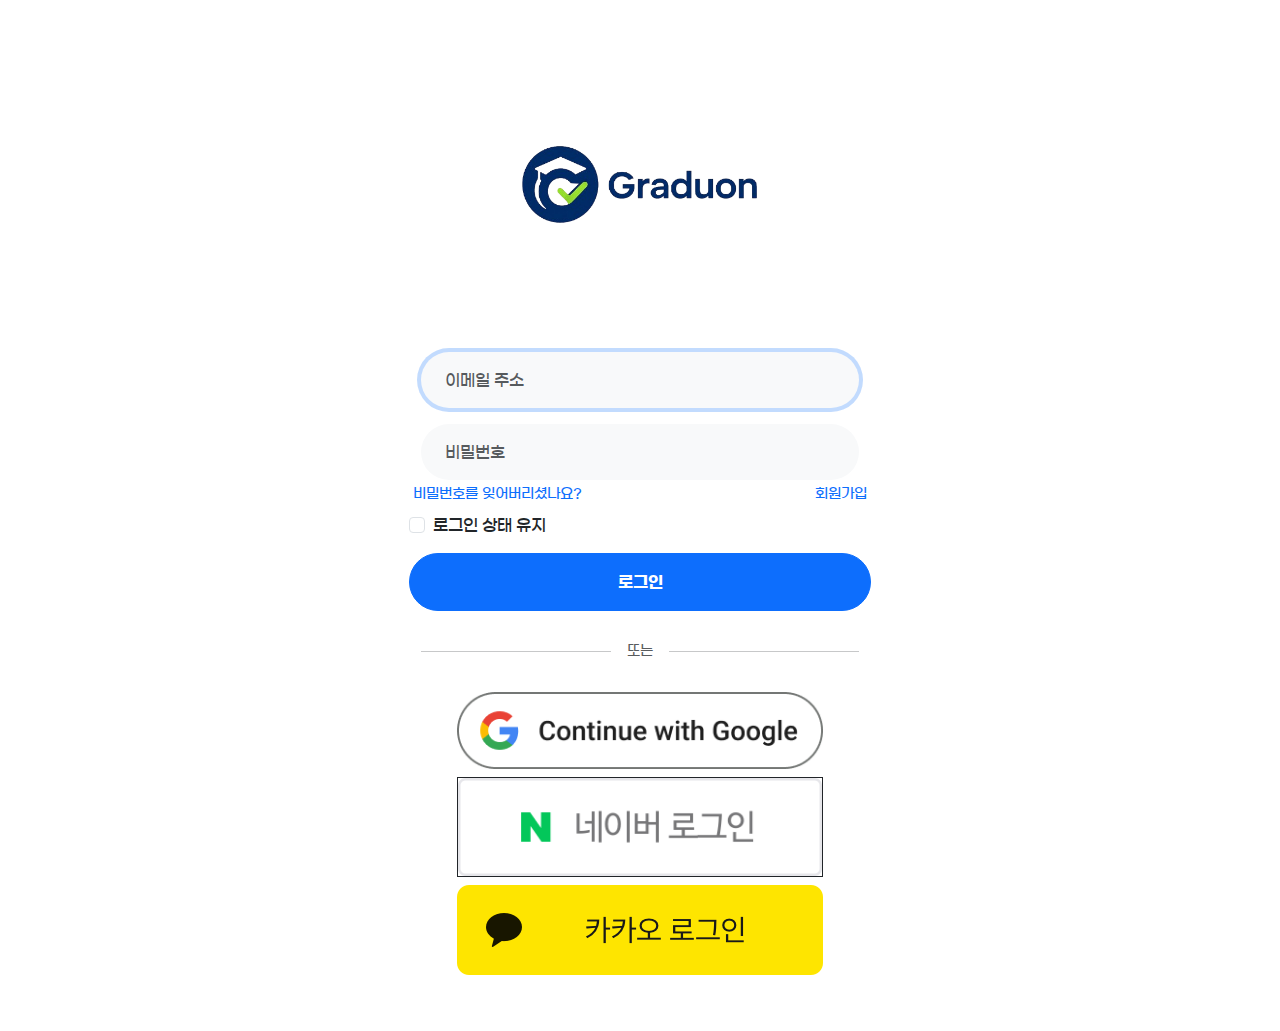
<file: static/frontend/index.html>
<!DOCTYPE html>
<html lang="ko">
<head>
  <meta charset="UTF-8">
  <meta name="viewport" content="width=device-width, initial-scale=1.0">
  <meta name="description" content="Graduon - 한국외국어대학교 컴퓨터공학부 졸업 요건 관리 서비스">
  <meta name="keywords" content="한국외국어대학교, 컴퓨터공학부, 졸업요건, 학점관리">
  <meta name="author" content="Graduon Team">
  <title>Graduon 로그인</title>

  <!-- Favicon 연결 -->
  <link rel="icon" type="image/x-icon" href="/static/asset/favicon/favicon.ico">
  <link rel="icon" type="image/png" sizes="32x32" href="/static/asset/favicon/favicon-32x32.png">
  <link rel="icon" type="image/png" sizes="16x16" href="/static/asset/favicon/favicon-16x16.png">
  <link rel="apple-touch-icon" href="/static/asset/favicon/apple-touch-icon.png">
  <link rel="manifest" href="/static/asset/favicon/site.webmanifest">

  <!-- GmarketSans 글꼴 연결 -->
  <style>
    @font-face {
      font-family: 'GmarketSans';
      src: url('/static/asset/GmarketSansTTFLight.ttf') format('truetype');
      font-weight: 300;
    }
    @font-face {
      font-family: 'GmarketSans';
      src: url('/static/asset/GmarketSansTTFMedium.ttf') format('truetype');
      font-weight: 500;
    }
    @font-face {
      font-family: 'GmarketSans';
      src: url('/static/asset/GmarketSansTTFBold.ttf') format('truetype');
      font-weight: 700;
    }
    body {
      font-family: 'GmarketSans', sans-serif !important;
    }
  </style>

  <!-- Bootstrap CSS 연결 -->
  <link rel="stylesheet" href="/static/css/bootstrap.min.css">

</head>
<body >
  <div class="container d-flex align-items-center justify-content-center">
    <div class="row col-lg-6 p-5 rounded">
      <div class="text-center mb-4">
        <img src="/static/asset/KakaoTalk_Photo.png" alt="Graduon 로고" class="img-fluid" style="height: 280px;">
      </div>

      <!-- 로그인 입력 영역 -->
      <div class="mb-3">
        <input type="email" id="emailInput" class="form-control rounded-pill px-4 py-3 bg-light border-0" 
               placeholder="이메일 주소" required>
      </div>

      <div class="mb-1">
        <input type="password" id="passwordInput" class="form-control rounded-pill px-4 py-3 bg-light border-0" 
               placeholder="비밀번호" required>
      </div>

      <div class="d-flex justify-content-between mb-2 px-1 small">
        <a href="/forgot-password" class="text-primary text-decoration-none">비밀번호를 잊어버리셨나요?</a>
        <a href="/signup" class="text-primary text-decoration-none">회원가입</a>
      </div>

      <!-- 로그인 상태 유지 줄 -->
      <div class="form-check mb-3">
        <input class="form-check-input" type="checkbox" id="rememberMe">
        <label class="form-check-label" for="rememberMe">로그인 상태 유지</label>
      </div>

      <!-- 로그인 버튼 -->
      <button id="loginBtn" class="btn btn-primary w-100 py-3 fw-bold rounded-pill">
        로그인
      </button>

      <div class="d-flex align-items-center my-4">
        <hr class="flex-grow-1">
        <span class="px-3 text-muted small">또는</span>
        <hr class="flex-grow-1">
      </div>

      <!-- 소셜 로그인 -->
        <div class="text-center">
            <img src="/static/asset/web_light_rd_ctn@2x.png" class="mb-2"
                 onclick="location.href='/auth/google/login'"
                title="continue with google"
                 alt="continue with google"
                 style="cursor: pointer; width: 366px; max-width: 100%; height: auto;"
            >
            <img src="/static/asset/btnW_완성형.png" class="mb-2 border border-1 border-dark"
                 onclick="location.href='/auth/naver/login'"
                title="continue with naver"
                 alt="continue with naver"
                 style="cursor: pointer; width: 366px; max-width: 100%; height: auto;"
            >
            <img src="/static/asset/kakao_login_large_narrow.png" class="mb-2"
                 onclick="location.href='/auth/kakao/login'"
                title="continue with kakao"
                 alt="continue with kakao"
                 style="cursor: pointer; max-width: 100%; height: auto;"
            >
        </div>
    </div>
  </div>

  <!-- Bootstrap JS 연결 -->
  <script src="/static/js/bootstrap.bundle.min.js"></script>
  
  <script>
    // 로그인 처리 함수
    async function handleLogin() {
      const emailInput = document.getElementById('emailInput');
      const passwordInput = document.getElementById('passwordInput');
      const rememberMe = document.getElementById('rememberMe');

      // 입력값 검증
      const email = emailInput.value.trim();
      const password = passwordInput.value;

      if (!email) {
        showAlert('이메일을 입력해주세요.', 'warning');
        emailInput.focus();
        return;
      }

      if (!isValidEmail(email)) {
        showAlert('올바른 이메일 형식을 입력해주세요.', 'warning');
        emailInput.focus();
        return;
      }

      if (!password) {
        showAlert('비밀번호를 입력해주세요.', 'warning');
        passwordInput.focus();
        return;
      }

      if (password.length < 4) {
        showAlert('비밀번호는 4자 이상이어야 합니다.', 'warning');
        passwordInput.focus();
        return;
      }

      // 로딩 상태 설정
      setLoadingState(true);

      try {
        const response = await fetch('/login', {
          method: 'POST',
          headers: {
            'Content-Type': 'application/json',
          },
          body: JSON.stringify({
            email: email,
            password: password,
            session_continue: rememberMe.checked
          })
        });

        if (response.status === 204) {
          // 로그인 성공
          showAlert('로그인에 성공했습니다!', 'success');
          // 대시보드나 메인 페이지로 리다이렉트 (임시로 새로고침)
          setTimeout(() => {
            window.location.href = '/dashboard';
          }, 1000);
        } else if (response.status === 206) {
          // 이메일 인증 미완료
          showAlert('이메일 인증이 완료되지 않았습니다. 이메일을 인증을 먼저하고 로그인해주세요.', 'warning');
          setTimeout(() => {
            window.location.href = '/verify-email';
          }, 1000);
        } else if (response.status === 403) {
          // 이메일 또는 비밀번호 오류
          showAlert('이메일 또는 비밀번호가 올바르지 않습니다.', 'danger');
          passwordInput.value = '';
          passwordInput.focus();
        } else if (response.status === 422) {
          // 유효성 검증 실패
          const errorData = await response.json();
          showAlert(`입력값 오류: ${errorData.detail || '유효하지 않은 입력입니다. 개발자에게 문의하세요.'}`, 'danger');
        } else {
          // 기타 오류
          const errorData = await response.json().catch(() => ({}));
          showAlert(`로그인 중 오류가 발생했습니다: ${errorData.detail || '알 수 없는 오류. 개발자에게 문의하세요.'}`, 'danger');
        }
      } catch (error) {
        console.error('Login error:', error);
        showAlert('네트워크 오류가 발생했습니다. 인터넷 연결을 확인해주세요.', 'danger');
      } finally {
        setLoadingState(false);
      }
    }

    // 이메일 유효성 검증
    function isValidEmail(email) {
      const emailRegex = /^[^\s@]+@[^\s@]+\.[^\s@]+$/;
      return emailRegex.test(email);
    }

    // 로딩 상태 관리
    function setLoadingState(isLoading) {
      const loginBtn = document.getElementById('loginBtn');
      const emailInput = document.getElementById('emailInput');
      const passwordInput = document.getElementById('passwordInput');

      if (isLoading) {
        loginBtn.disabled = true;
        loginBtn.innerHTML = '<span class="spinner-border spinner-border-sm me-2" role="status" aria-hidden="true"></span>로그인 중...';
        emailInput.disabled = true;
        passwordInput.disabled = true;
      } else {
        loginBtn.disabled = false;
        loginBtn.innerHTML = '로그인';
        emailInput.disabled = false;
        passwordInput.disabled = false;
      }
    }

    // 알림 메시지 표시
    function showAlert(message, type = 'info') {
      // 기존 알림 제거
      const existingAlert = document.querySelector('.alert');
      if (existingAlert) {
        existingAlert.remove();
      }

      // 새 알림 생성
      const alertDiv = document.createElement('div');
      alertDiv.className = `alert alert-${type} alert-dismissible fade show`;
      alertDiv.innerHTML = `
        ${message}
        <button type="button" class="btn-close" data-bs-dismiss="alert" aria-label="Close"></button>
      `;

      // 로그인 버튼 위에 삽입
      const loginBtn = document.getElementById('loginBtn');
      loginBtn.parentNode.insertBefore(alertDiv, loginBtn);

      // 3초 후 자동 제거 (danger와 warning은 5초)
      const timeout = (type === 'danger' || type === 'warning') ? 5000 : 3000;
      setTimeout(() => {
        if (alertDiv.parentNode) {
          alertDiv.remove();
        }
      }, timeout);
    }

    // 이벤트 리스너 등록
    document.addEventListener('DOMContentLoaded', async function() {
      const loginBtn = document.getElementById('loginBtn');
      const emailInput = document.getElementById('emailInput');
      const passwordInput = document.getElementById('passwordInput');

      // 로그인 버튼 클릭
      loginBtn.addEventListener('click', handleLogin);

      // Enter 키 처리
      emailInput.addEventListener('keypress', function(e) {
        if (e.key === 'Enter') {
          passwordInput.focus();
        }
      });

      passwordInput.addEventListener('keypress', function(e) {
        if (e.key === 'Enter') {
          handleLogin();
        }
      });

      // 이메일 입력 필드에 포커스
      emailInput.focus();
    });
  </script>

</body>
</html>
</file>
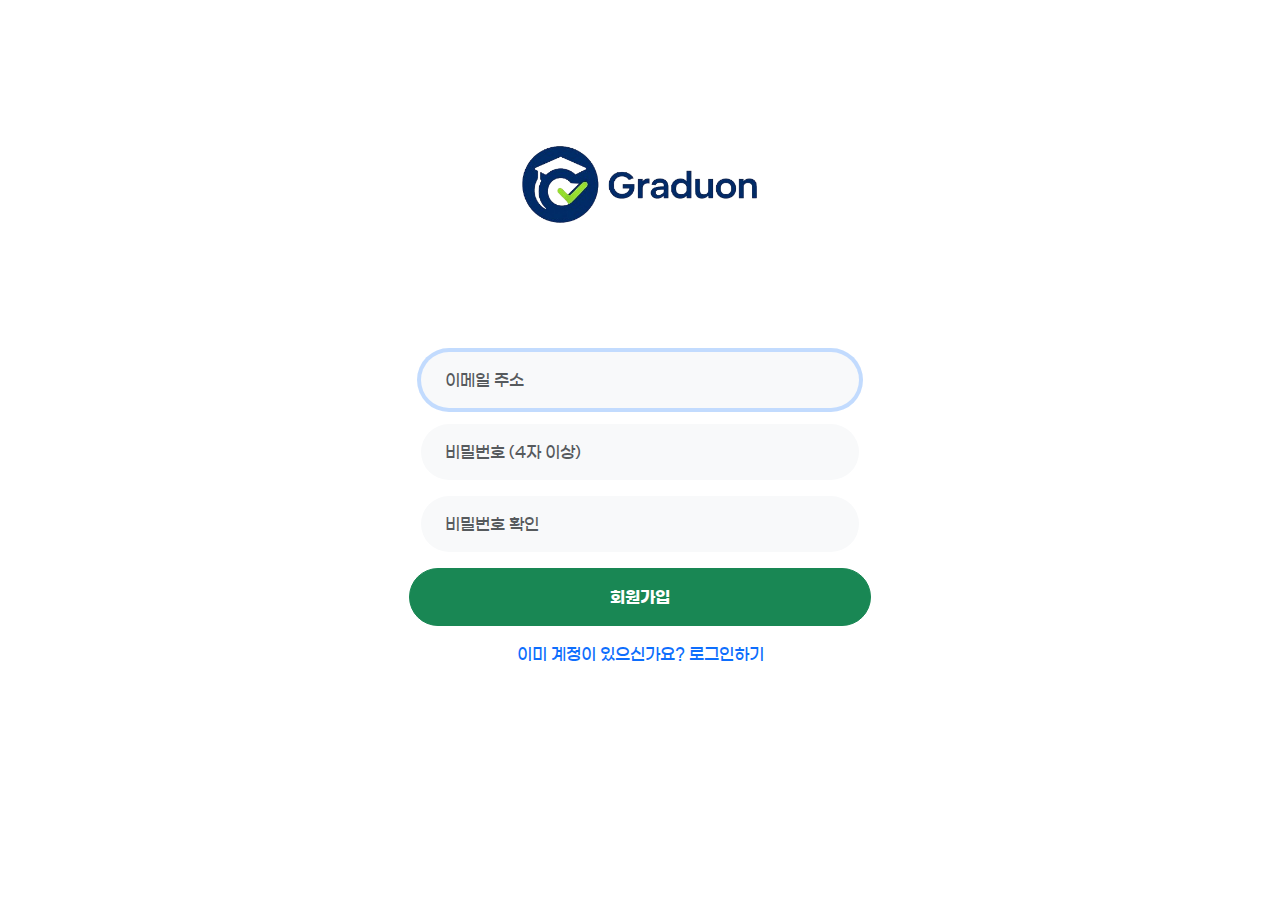
<file: static/frontend/email_signup.html>
<!DOCTYPE html>
<html lang="ko">
<head>
  <meta charset="UTF-8">
  <meta name="viewport" content="width=device-width, initial-scale=1.0">
  <meta name="description" content="Graduon - 한국외국어대학교 컴퓨터공학부 졸업 요건 관리 서비스">
  <meta name="keywords" content="한국외국어대학교, 컴퓨터공학부, 졸업요건, 학점관리">
  <meta name="author" content="Graduon Team">
  <title>Graduon 회원가입</title>

  <!-- Favicon 연결 -->
  <link rel="icon" type="image/x-icon" href="/static/asset/favicon/favicon.ico">
  <link rel="icon" type="image/png" sizes="32x32" href="/static/asset/favicon/favicon-32x32.png">
  <link rel="icon" type="image/png" sizes="16x16" href="/static/asset/favicon/favicon-16x16.png">
  <link rel="apple-touch-icon" href="/static/asset/favicon/apple-touch-icon.png">
  <link rel="manifest" href="/static/asset/favicon/site.webmanifest">

  <!-- GmarketSans 글꼴 연결 -->
  <style>
    @font-face {
      font-family: 'GmarketSans';
      src: url('/static/asset/GmarketSansTTFLight.ttf') format('truetype');
      font-weight: 300;
    }
    @font-face {
      font-family: 'GmarketSans';
      src: url('/static/asset/GmarketSansTTFMedium.ttf') format('truetype');
      font-weight: 500;
    }
    @font-face {
      font-family: 'GmarketSans';
      src: url('/static/asset/GmarketSansTTFBold.ttf') format('truetype');
      font-weight: 700;
    }
    body {
      font-family: 'GmarketSans', sans-serif !important;
    }
  </style>

  <!-- Bootstrap CSS 연결 -->
  <link rel="stylesheet" href="/static/css/bootstrap.min.css">

</head>
<body>
  <div class="container d-flex align-items-center justify-content-center">
    <div class="row col-lg-6 p-5 rounded">
      <a class="text-center mb-4 text-decoration-none" href="/">
        <img src="/static/asset/KakaoTalk_Photo.png" alt="Graduon 로고" class="img-fluid" style="height: 280px;">
      </a>

      <!-- 회원가입 폼 -->
      <div class="mb-3">
        <input type="email" id="emailInput" class="form-control rounded-pill px-4 py-3 bg-light border-0" 
               placeholder="이메일 주소" required>
      </div>

      <div class="mb-3">
        <input type="password" id="passwordInput" class="form-control rounded-pill px-4 py-3 bg-light border-0" 
               placeholder="비밀번호 (4자 이상)" required>
      </div>

      <div class="mb-3">
        <input type="password" id="confirmPasswordInput" class="form-control rounded-pill px-4 py-3 bg-light border-0" 
               placeholder="비밀번호 확인" required>
      </div>

      <!-- 회원가입 버튼 -->
      <button id="signupBtn" class="btn btn-success w-100 py-3 fw-bold rounded-pill mb-3">
        회원가입
      </button>

      <!-- 로그인 페이지로 이동 링크 -->
      <div class="text-center">
        <a href="/" class="text-primary text-decoration-none">이미 계정이 있으신가요? 로그인하기</a>
      </div>
    </div>
  </div>

  <!-- 이메일 인증 모달 -->
  <div class="modal fade" id="emailVerificationModal" tabindex="-1" aria-labelledby="emailVerificationModalLabel" aria-hidden="true" data-bs-backdrop="static">
    <div class="modal-dialog modal-dialog-centered">
      <div class="modal-content">
        <div class="modal-header">
          <h5 class="modal-title" id="emailVerificationModalLabel">이메일 인증</h5>
          <button type="button" class="btn-close" data-bs-dismiss="modal" aria-label="Close"></button>
        </div>
        <div class="modal-body">
          <div class="alert alert-success" role="alert">
            <h6 class="alert-heading">회원가입이 완료되었습니다!</h6>
            <p class="mb-0">이메일 인증을 완료하면 로그인할 수 있습니다. 아래 버튼을 눌러 인증 코드를 받아주세요.</p>
          </div>
          
          <div class="mb-3">
            <label for="modalEmailDisplay" class="form-label">이메일 주소</label>
            <input type="email" id="modalEmailDisplay" class="form-control" readonly>
          </div>
          
          <div class="mb-3">
            <button id="requestCodeBtn" class="btn btn-primary w-100 py-2 fw-bold">
              인증 코드 요청
            </button>
          </div>
          
          <div id="codeInputSection" style="display: none;">
            <div class="mb-3">
              <label for="verificationCodeInput" class="form-label">인증 코드 (6자리)</label>
              <input type="text" id="verificationCodeInput" class="form-control" 
                     placeholder="인증 코드 입력" maxlength="6">
            </div>
            
            <div class="mb-3">
              <button id="verifyCodeBtn" class="btn btn-success w-100 py-2 fw-bold">
                인증 확인
              </button>
            </div>
          </div>
          
          <div class="alert alert-info mt-3" role="alert">
            <small>
              <strong>알림:</strong> 인증 코드는 발송 후 60분간 유효합니다.<br>
              인증 코드를 받지 못하셨다면 스팸함을 확인해주세요.
            </small>
          </div>
        </div>
        <div class="modal-footer">
          <small class="text-muted">인증 완료 후 로그인 페이지로 이동합니다.</small>
        </div>
      </div>
    </div>
  </div>

  <!-- Bootstrap JS 연결 -->
  <script src="/static/js/bootstrap.bundle.min.js"></script>
  
  <script>
    let currentEmail = '';
    
    // 회원가입 처리 함수
    async function handleSignup() {
      const emailInput = document.getElementById('emailInput');
      const passwordInput = document.getElementById('passwordInput');
      const confirmPasswordInput = document.getElementById('confirmPasswordInput');

      // 입력값 검증
      const email = emailInput.value.trim();
      const password = passwordInput.value;
      const confirmPassword = confirmPasswordInput.value;

      if (!email) {
        showAlert('이메일을 입력해주세요.', 'warning');
        emailInput.focus();
        return;
      }

      if (!isValidEmail(email)) {
        showAlert('올바른 이메일 형식을 입력해주세요.', 'warning');
        emailInput.focus();
        return;
      }

      if (!password) {
        showAlert('비밀번호를 입력해주세요.', 'warning');
        passwordInput.focus();
        return;
      }

      if (password.length < 4) {
        showAlert('비밀번호는 4자 이상이어야 합니다.', 'warning');
        passwordInput.focus();
        return;
      }

      if (!confirmPassword) {
        showAlert('비밀번호 확인을 입력해주세요.', 'warning');
        confirmPasswordInput.focus();
        return;
      }

      if (password !== confirmPassword) {
        showAlert('비밀번호가 일치하지 않습니다.', 'warning');
        confirmPasswordInput.focus();
        return;
      }

      // 로딩 상태 설정
      setSignupLoadingState(true);

      try {
        const response = await fetch('/signup', {
          method: 'POST',
          headers: {
            'Content-Type': 'application/json',
          },
          body: JSON.stringify({
            email: email,
            password: password
          })
        });

        if (response.status === 204) {
          // 회원가입 성공
          currentEmail = email;
          showEmailVerificationModal();
        } else if (response.status === 400) {
          // 이미 가입한 이메일
          const errorData = await response.json();
          showAlert(`이미 등록된 이메일입니다. 로그인을 시도하거나 비밀번호를 재설정해주세요.`, 'warning');
        } else if (response.status === 422) {
          // 유효성 검증 실패
          const errorData = await response.json();
          showAlert(`입력값 오류: ${errorData.detail || '유효하지 않은 입력입니다.'}`, 'danger');
        } else {
          // 기타 오류
          const errorData = await response.json().catch(() => ({}));
          showAlert(`회원가입 중 오류가 발생했습니다: ${errorData.detail || '알 수 없는 오류입니다.'}`, 'danger');
        }
      } catch (error) {
        console.error('Signup error:', error);
        showAlert('네트워크 오류가 발생했습니다. 인터넷 연결을 확인해주세요.', 'danger');
      } finally {
        setSignupLoadingState(false);
      }
    }

    // 이메일 인증 모달 표시
    function showEmailVerificationModal() {
      const modalEmailDisplay = document.getElementById('modalEmailDisplay');
      modalEmailDisplay.value = currentEmail;
      
      const emailVerificationModal = new bootstrap.Modal(document.getElementById('emailVerificationModal'));
      emailVerificationModal.show();
    }

    // 인증 코드 요청 처리 함수
    async function handleRequestCode() {
      if (!currentEmail) {
        showModalAlert('이메일 정보가 없습니다. 페이지를 새로고침해주세요.', 'danger');
        return;
      }

      // 로딩 상태 설정
      setRequestCodeLoadingState(true);

      try {
        const response = await fetch('/signup/verify-email/request', {
          method: 'POST',
          headers: {
            'Content-Type': 'application/json',
          },
          body: JSON.stringify({
            email: currentEmail
          })
        });

        if (response.status === 200) {
          // 코드 발송 성공
          const data = await response.json();
          showModalAlert(`인증 코드가 이메일로 발송되었습니다. (${data.try}회 시도)`, 'success');
          showCodeInputSection();
        } else if (response.status === 400) {
          // 잘못된 요청
          const errorData = await response.json();
          showModalAlert(`요청 실패: ${errorData.detail || '잘못된 요청입니다.'}`, 'danger');
        } else if (response.status === 429) {
          // 요청 제한 초과
          const errorText = await response.text();
          showModalAlert(`${errorText}`, 'warning');
        } else if (response.status === 422) {
          // 유효성 검증 실패
          const errorData = await response.json();
          showModalAlert(`입력값 오류: ${errorData.detail || '유효하지 않은 입력입니다.'}`, 'danger');
        } else {
          // 기타 오류
          const errorData = await response.json().catch(() => ({}));
          showModalAlert(`코드 요청 중 오류가 발생했습니다: ${errorData.detail || '알 수 없는 오류입니다.'}`, 'danger');
        }
      } catch (error) {
        console.error('Request code error:', error);
        showModalAlert('네트워크 오류가 발생했습니다. 인터넷 연결을 확인해주세요.', 'danger');
      } finally {
        setRequestCodeLoadingState(false);
      }
    }

    // 인증 코드 확인 처리 함수
    async function handleVerifyCode() {
      const verificationCodeInput = document.getElementById('verificationCodeInput');
      const code = verificationCodeInput.value.trim();

      if (!code) {
        showModalAlert('인증 코드를 입력해주세요.', 'warning');
        verificationCodeInput.focus();
        return;
      }

      if (code.length !== 6) {
        showModalAlert('인증 코드는 6자리입니다.', 'warning');
        verificationCodeInput.focus();
        return;
      }

      // 로딩 상태 설정
      setVerifyCodeLoadingState(true);

      try {
        const response = await fetch('/signup/verify-email/confirm', {
          method: 'POST',
          headers: {
            'Content-Type': 'application/json',
          },
          body: JSON.stringify({
            email: currentEmail,
            code: code
          })
        });

        if (response.status === 204) {
          // 인증 성공
          showModalAlert('이메일 인증이 완료되었습니다! 잠시 후 로그인 페이지로 이동합니다.', 'success');
          setTimeout(() => {
            window.location.href = '/';
          }, 2000);
        } else if (response.status === 400) {
          // 인증 실패
          const errorData = await response.json();
          showModalAlert(`인증 실패: ${errorData.detail || '알 수 없는 오류입니다.'}`, 'danger');
          verificationCodeInput.value = '';
          verificationCodeInput.focus();
        } else if (response.status === 422) {
          // 유효성 검증 실패
          const errorData = await response.json();
          showModalAlert(`입력값 오류: ${errorData.detail || '유효하지 않은 입력입니다.'}`, 'danger');
        } else {
          // 기타 오류
          const errorData = await response.json().catch(() => ({}));
          showModalAlert(`인증 중 오류가 발생했습니다: ${errorData.detail || '알 수 없는 오류입니다.'}`, 'danger');
        }
      } catch (error) {
        console.error('Verification error:', error);
        showModalAlert('네트워크 오류가 발생했습니다. 인터넷 연결을 확인해주세요.', 'danger');
      } finally {
        setVerifyCodeLoadingState(false);
      }
    }

    // 코드 입력 섹션 표시
    function showCodeInputSection() {
      document.getElementById('codeInputSection').style.display = 'block';
      document.getElementById('verificationCodeInput').focus();
    }

    // 이메일 유효성 검증
    function isValidEmail(email) {
      const emailRegex = /^[^\s@]+@[^\s@]+\.[^\s@]+$/;
      return emailRegex.test(email);
    }

    // 회원가입 로딩 상태 관리
    function setSignupLoadingState(isLoading) {
      const signupBtn = document.getElementById('signupBtn');
      const emailInput = document.getElementById('emailInput');
      const passwordInput = document.getElementById('passwordInput');
      const confirmPasswordInput = document.getElementById('confirmPasswordInput');

      if (isLoading) {
        signupBtn.disabled = true;
        signupBtn.innerHTML = '<span class="spinner-border spinner-border-sm me-2" role="status" aria-hidden="true"></span>가입 중...';
        emailInput.disabled = true;
        passwordInput.disabled = true;
        confirmPasswordInput.disabled = true;
      } else {
        signupBtn.disabled = false;
        signupBtn.innerHTML = '회원가입';
        emailInput.disabled = false;
        passwordInput.disabled = false;
        confirmPasswordInput.disabled = false;
      }
    }

    // 코드 요청 로딩 상태 관리  
    function setRequestCodeLoadingState(isLoading) {
      const requestCodeBtn = document.getElementById('requestCodeBtn');
      const verifyCodeBtn = document.getElementById('verifyCodeBtn');
      const verificationCodeInput = document.getElementById('verificationCodeInput');

      if (isLoading) {
        requestCodeBtn.disabled = true;
        requestCodeBtn.innerHTML = '<span class="spinner-border spinner-border-sm me-2" role="status" aria-hidden="true"></span>요청 중...';
        if (verifyCodeBtn) verifyCodeBtn.disabled = true;
        if (verificationCodeInput) verificationCodeInput.disabled = true;
      } else {
        requestCodeBtn.disabled = false;
        requestCodeBtn.innerHTML = '인증 코드 요청';
        if (verifyCodeBtn) verifyCodeBtn.disabled = false;
        if (verificationCodeInput) verificationCodeInput.disabled = false;
      }
    }

    // 코드 확인 로딩 상태 관리
    function setVerifyCodeLoadingState(isLoading) {
      const verifyCodeBtn = document.getElementById('verifyCodeBtn');
      const requestCodeBtn = document.getElementById('requestCodeBtn');
      const verificationCodeInput = document.getElementById('verificationCodeInput');

      if (isLoading) {
        verifyCodeBtn.disabled = true;
        verifyCodeBtn.innerHTML = '<span class="spinner-border spinner-border-sm me-2" role="status" aria-hidden="true"></span>인증 중...';
        requestCodeBtn.disabled = true;
        verificationCodeInput.disabled = true;
      } else {
        verifyCodeBtn.disabled = false;
        verifyCodeBtn.innerHTML = '인증 확인';
        requestCodeBtn.disabled = false;
        verificationCodeInput.disabled = false;
      }
    }

    // 메인 페이지 알림 메시지 표시
    function showAlert(message, type = 'info') {
      // 기존 알림 제거
      const existingAlert = document.querySelector('.alert:not(.alert-info)');
      if (existingAlert) {
        existingAlert.remove();
      }

      // 새 알림 생성
      const alertDiv = document.createElement('div');
      alertDiv.className = `alert alert-${type} alert-dismissible fade show`;
      alertDiv.innerHTML = `
        ${message}
        <button type="button" class="btn-close" data-bs-dismiss="alert" aria-label="Close"></button>
      `;

      // 회원가입 버튼 위에 삽입
      const signupBtn = document.getElementById('signupBtn');
      signupBtn.parentNode.insertBefore(alertDiv, signupBtn);

      // 5초 후 자동 제거
      setTimeout(() => {
        if (alertDiv.parentNode) {
          alertDiv.remove();
        }
      }, 5000);
    }

    // 모달 내 알림 메시지 표시
    function showModalAlert(message, type = 'info') {
      // 기존 모달 알림 제거
      const existingModalAlert = document.querySelector('#emailVerificationModal .modal-alert');
      if (existingModalAlert) {
        existingModalAlert.remove();
      }

      // 새 모달 알림 생성
      const alertDiv = document.createElement('div');
      alertDiv.className = `alert alert-${type} alert-dismissible fade show modal-alert`;
      alertDiv.innerHTML = `
        ${message}
        <button type="button" class="btn-close" data-bs-dismiss="alert" aria-label="Close"></button>
      `;

      // 모달 바디 맨 위에 삽입
      const modalBody = document.querySelector('#emailVerificationModal .modal-body');
      modalBody.insertBefore(alertDiv, modalBody.firstChild);

      // 5초 후 자동 제거 (success는 더 오래)
      const timeout = type === 'success' ? 2000 : 5000;
      setTimeout(() => {
        if (alertDiv.parentNode) {
          alertDiv.remove();
        }
      }, timeout);
    }

    // 이벤트 리스너 등록
    document.addEventListener('DOMContentLoaded', function() {
      const signupBtn = document.getElementById('signupBtn');
      const requestCodeBtn = document.getElementById('requestCodeBtn');
      const verifyCodeBtn = document.getElementById('verifyCodeBtn');
      const emailInput = document.getElementById('emailInput');
      const passwordInput = document.getElementById('passwordInput');
      const confirmPasswordInput = document.getElementById('confirmPasswordInput');
      const verificationCodeInput = document.getElementById('verificationCodeInput');

      // 회원가입 버튼 클릭
      signupBtn.addEventListener('click', handleSignup);

      // 코드 요청 버튼 클릭
      requestCodeBtn.addEventListener('click', handleRequestCode);

      // 인증 확인 버튼 클릭
      verifyCodeBtn.addEventListener('click', handleVerifyCode);

      // Enter 키 처리
      emailInput.addEventListener('keypress', function(e) {
        if (e.key === 'Enter') {
          passwordInput.focus();
        }
      });

      passwordInput.addEventListener('keypress', function(e) {
        if (e.key === 'Enter') {
          confirmPasswordInput.focus();
        }
      });

      confirmPasswordInput.addEventListener('keypress', function(e) {
        if (e.key === 'Enter') {
          handleSignup();
        }
      });

      verificationCodeInput.addEventListener('keypress', function(e) {
        if (e.key === 'Enter') {
          handleVerifyCode();
        }
      });

      // 인증 코드 입력 시 자동으로 대문자 변환 및 숫자와 영문자만 허용
      verificationCodeInput.addEventListener('input', function(e) {
        let value = e.target.value.toUpperCase().replace(/[^A-Z0-9]/g, '');
        if (value.length > 6) {
          value = value.substring(0, 6);
        }
        e.target.value = value;
      });

      // 이메일 입력 필드에 포커스
      emailInput.focus();
    });
  </script>

</body>
</html>
</file>
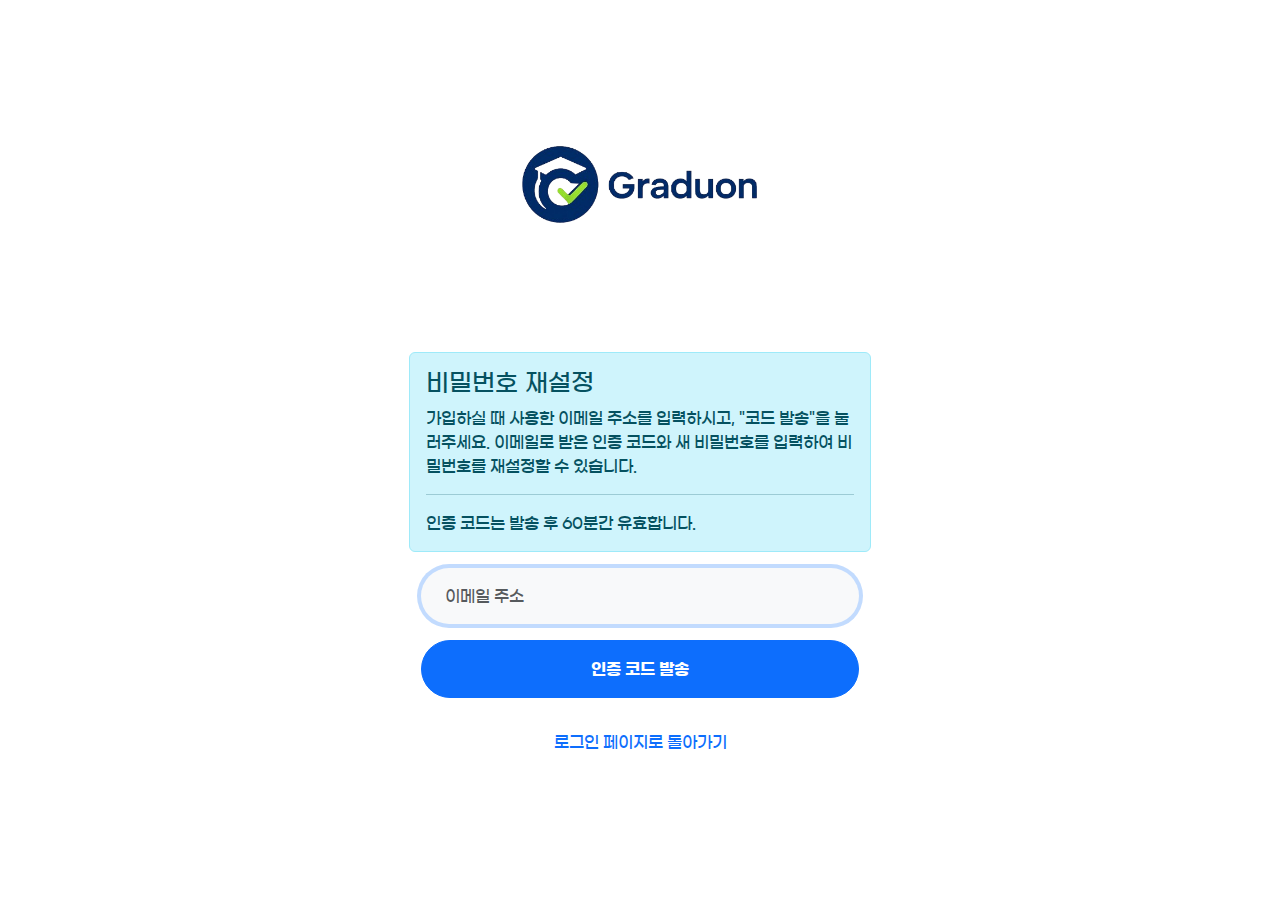
<file: static/frontend/forgot_password.html>
<!DOCTYPE html>
<html lang="ko">
<head>
  <meta charset="UTF-8">
  <meta name="viewport" content="width=device-width, initial-scale=1.0">
  <meta name="description" content="Graduon - 한국외국어대학교 컴퓨터공학부 졸업 요건 관리 서비스">
  <meta name="keywords" content="한국외국어대학교, 컴퓨터공학부, 졸업요건, 학점관리">
  <meta name="author" content="Graduon Team">
  <title>Graduon 비밀번호 재설정</title>

  <!-- Favicon 연결 -->
  <link rel="icon" type="image/x-icon" href="/static/asset/favicon/favicon.ico">
  <link rel="icon" type="image/png" sizes="32x32" href="/static/asset/favicon/favicon-32x32.png">
  <link rel="icon" type="image/png" sizes="16x16" href="/static/asset/favicon/favicon-16x16.png">
  <link rel="apple-touch-icon" href="/static/asset/favicon/apple-touch-icon.png">
  <link rel="manifest" href="/static/asset/favicon/site.webmanifest">

  <!-- GmarketSans 글꼴 연결 -->
  <style>
    @font-face {
      font-family: 'GmarketSans';
      src: url('/static/asset/GmarketSansTTFLight.ttf') format('truetype');
      font-weight: 300;
    }
    @font-face {
      font-family: 'GmarketSans';
      src: url('/static/asset/GmarketSansTTFMedium.ttf') format('truetype');
      font-weight: 500;
    }
    @font-face {
      font-family: 'GmarketSans';
      src: url('/static/asset/GmarketSansTTFBold.ttf') format('truetype');
      font-weight: 700;
    }
    body {
      font-family: 'GmarketSans', sans-serif !important;
    }
  </style>

  <!-- Bootstrap CSS 연결 -->
  <link rel="stylesheet" href="/static/css/bootstrap.min.css">

</head>
<body>
  <div class="container d-flex align-items-center justify-content-center">
    <div class="row col-lg-6 p-5 rounded">
      <a class="text-center mb-4 text-decoration-none" href="/">
        <img src="/static/asset/KakaoTalk_Photo.png" alt="Graduon 로고" class="img-fluid" style="height: 280px;">
      </a>
      
      <div class="alert alert-info" role="alert">
        <h4 class="alert-heading">비밀번호 재설정</h4>
        <p>가입하실 때 사용한 이메일 주소를 입력하시고, "코드 발송"을 눌러주세요. 이메일로 받은 인증 코드와 새 비밀번호를 입력하여 비밀번호를 재설정할 수 있습니다.</p>
        <hr>
        <p class="mb-0">인증 코드는 발송 후 60분간 유효합니다.</p>
      </div>

      <!-- 1단계: 이메일 입력 영역 -->
      <div id="step1" class="step-container">
        <div class="mb-3">
          <input type="email" id="emailInput" class="form-control rounded-pill px-4 py-3 bg-light border-0"
                 placeholder="이메일 주소" required>
        </div>
        
        <button id="sendCodeBtn" class="btn btn-primary w-100 py-3 fw-bold rounded-pill mb-3">
          인증 코드 발송
        </button>
      </div>

      <!-- 2단계: 인증 코드 + 새 비밀번호 입력 영역 -->
      <div id="step2" class="step-container" style="display: none;">
        <div class="mb-3">
          <input type="email" id="emailDisplay" class="form-control rounded-pill px-4 py-3 bg-light border-0"
                 placeholder="이메일 주소" readonly>
        </div>
        
        <div class="mb-3">
          <input type="text" id="codeInput" class="form-control rounded-pill px-4 py-3 bg-light border-0"
                 placeholder="인증 코드 (6자리)" maxlength="6" required>
        </div>
        
        <div class="mb-3">
          <input type="password" id="newPasswordInput" class="form-control rounded-pill px-4 py-3 bg-light border-0"
                 placeholder="새 비밀번호 (4자 이상)" required>
        </div>
        
        <div class="mb-3">
          <input type="password" id="confirmPasswordInput" class="form-control rounded-pill px-4 py-3 bg-light border-0"
                 placeholder="새 비밀번호 확인" required>
        </div>
        
        <button id="resetPasswordBtn" class="btn btn-success w-100 py-3 fw-bold rounded-pill mb-3">
          비밀번호 재설정
        </button>
        
        <button id="backToStep1Btn" class="btn btn-outline-secondary w-100 py-2 fw-bold rounded-pill">
          이메일 다시 입력
        </button>
      </div>
      
      <!-- 로그인 페이지로 돌아가기 링크 -->
      <div class="text-center mt-3">
        <a href="/" class="text-primary text-decoration-none">로그인 페이지로 돌아가기</a>
      </div>
    </div>
  </div>

  <!-- Bootstrap JS 연결 -->
  <script src="/static/js/bootstrap.bundle.min.js"></script>

  <script>
    // 인증 코드 발송 처리 함수
    async function handleSendCode() {
      const emailInput = document.getElementById('emailInput');
      
      // 입력값 검증
      const email = emailInput.value.trim();
      
      if (!email) {
        showAlert('이메일을 입력해주세요.', 'warning');
        emailInput.focus();
        return;
      }
      
      if (!isValidEmail(email)) {
        showAlert('올바른 이메일 형식을 입력해주세요.', 'warning');
        emailInput.focus();
        return;
      }
      
      // 로딩 상태 설정
      setSendCodeLoadingState(true);
      
      try {
        const response = await fetch('/reset-password/request', {
          method: 'POST',
          headers: {
            'Content-Type': 'application/json',
          },
          body: JSON.stringify({
            email: email
          })
        });
        
        if (response.status === 200) {
          // 코드 발송 성공
          const data = await response.json();
          showAlert(`인증 코드가 이메일로 발송되었습니다. (${data.try}회 시도)`, 'success');
          
          // 2단계로 이동
          document.getElementById('emailDisplay').value = email;
          showStep2();
          
        } else if (response.status === 400) {
          // 존재하지 않는 이메일
          const errorData = await response.json();
          showAlert(`요청 실패: ${errorData.detail || '존재하지 않는 이메일입니다.'}`, 'danger');
          
        } else if (response.status === 429) {
          // 요청 제한 초과
          const errorText = await response.text();
          showAlert(errorText, 'warning');
          
        } else if (response.status === 422) {
          // 유효성 검증 실패
          const errorData = await response.json();
          showAlert(`입력값 오류: ${errorData.detail || '유효하지 않은 입력입니다.'}`, 'danger');
          
        } else {
          // 기타 오류
          const errorData = await response.json().catch(() => ({}));
          showAlert(`코드 발송 중 오류가 발생했습니다: ${errorData.detail || '알 수 없는 오류입니다.'}`, 'danger');
        }
        
      } catch (error) {
        console.error('Send code error:', error);
        showAlert('네트워크 오류가 발생했습니다. 인터넷 연결을 확인해주세요.', 'danger');
      } finally {
        setSendCodeLoadingState(false);
      }
    }
    
    // 비밀번호 재설정 처리 함수
    async function handleResetPassword() {
      const emailDisplay = document.getElementById('emailDisplay');
      const codeInput = document.getElementById('codeInput');
      const newPasswordInput = document.getElementById('newPasswordInput');
      const confirmPasswordInput = document.getElementById('confirmPasswordInput');
      
      // 입력값 검증
      const email = emailDisplay.value.trim();
      const code = codeInput.value.trim();
      const newPassword = newPasswordInput.value;
      const confirmPassword = confirmPasswordInput.value;
      
      if (!email) {
        showAlert('이메일이 누락되었습니다. 처음부터 다시 시도해주세요.', 'danger');
        showStep1();
        return;
      }
      
      if (!code) {
        showAlert('인증 코드를 입력해주세요.', 'warning');
        codeInput.focus();
        return;
      }
      
      if (code.length !== 6) {
        showAlert('인증 코드는 6자리입니다.', 'warning');
        codeInput.focus();
        return;
      }
      
      if (!newPassword) {
        showAlert('새 비밀번호를 입력해주세요.', 'warning');
        newPasswordInput.focus();
        return;
      }
      
      if (newPassword.length < 4) {
        showAlert('비밀번호는 4자 이상이어야 합니다.', 'warning');
        newPasswordInput.focus();
        return;
      }
      
      if (!confirmPassword) {
        showAlert('비밀번호 확인을 입력해주세요.', 'warning');
        confirmPasswordInput.focus();
        return;
      }
      
      if (newPassword !== confirmPassword) {
        showAlert('비밀번호가 일치하지 않습니다.', 'warning');
        confirmPasswordInput.value = '';
        confirmPasswordInput.focus();
        return;
      }
      
      // 로딩 상태 설정
      setResetPasswordLoadingState(true);
      
      try {
        const response = await fetch('/reset-password/confirm', {
          method: 'POST',
          headers: {
            'Content-Type': 'application/json',
          },
          body: JSON.stringify({
            email: email,
            code: code,
            new_password: newPassword
          })
        });
        
        if (response.status === 204) {
          // 비밀번호 재설정 성공
          showAlert('비밀번호가 성공적으로 재설정되었습니다! 로그인 페이지로 이동합니다.', 'success');
          setTimeout(() => {
            window.location.href = '/';
          }, 2000);
          
        } else if (response.status === 400) {
          // 인증 실패
          const errorData = await response.json();
          const errorMsg = errorData.detail || '알 수 없는 오류입니다.';
          
          if (errorMsg.includes('코드가 일치하지 않습니다') || errorMsg.includes('코드가 만료되었습니다')) {
            showAlert(`인증 실패: ${errorMsg}`, 'danger');
            codeInput.value = '';
            codeInput.focus();
          } else {
            showAlert(`요청 실패: ${errorMsg}`, 'danger');
          }
          
        } else if (response.status === 422) {
          // 유효성 검증 실패
          const errorData = await response.json();
          showAlert(`입력값 오류: ${errorData.detail || '유효하지 않은 입력입니다.'}`, 'danger');
          
        } else {
          // 기타 오류
          const errorData = await response.json().catch(() => ({}));
          showAlert(`비밀번호 재설정 중 오류가 발생했습니다: ${errorData.detail || '알 수 없는 오류입니다.'}`, 'danger');
        }
        
      } catch (error) {
        console.error('Reset password error:', error);
        showAlert('네트워크 오류가 발생했습니다. 인터넷 연결을 확인해주세요.', 'danger');
      } finally {
        setResetPasswordLoadingState(false);
      }
    }
    
    // 이메일 유효성 검증
    function isValidEmail(email) {
      const emailRegex = /^[^\s@]+@[^\s@]+\.[^\s@]+$/;
      return emailRegex.test(email);
    }
    
    // Step 관리 함수들
    function showStep1() {
      document.getElementById('step1').style.display = 'block';
      document.getElementById('step2').style.display = 'none';
      document.getElementById('emailInput').focus();
    }
    
    function showStep2() {
      document.getElementById('step1').style.display = 'none';
      document.getElementById('step2').style.display = 'block';
      document.getElementById('codeInput').focus();
    }
    
    // 코드 발송 로딩 상태 관리
    function setSendCodeLoadingState(isLoading) {
      const sendCodeBtn = document.getElementById('sendCodeBtn');
      const emailInput = document.getElementById('emailInput');
      
      if (isLoading) {
        sendCodeBtn.disabled = true;
        sendCodeBtn.innerHTML = '<span class="spinner-border spinner-border-sm me-2" role="status" aria-hidden="true"></span>발송 중...';
        emailInput.disabled = true;
      } else {
        sendCodeBtn.disabled = false;
        sendCodeBtn.innerHTML = '인증 코드 발송';
        emailInput.disabled = false;
      }
    }
    
    // 비밀번호 재설정 로딩 상태 관리
    function setResetPasswordLoadingState(isLoading) {
      const resetPasswordBtn = document.getElementById('resetPasswordBtn');
      const backToStep1Btn = document.getElementById('backToStep1Btn');
      const codeInput = document.getElementById('codeInput');
      const newPasswordInput = document.getElementById('newPasswordInput');
      const confirmPasswordInput = document.getElementById('confirmPasswordInput');
      
      if (isLoading) {
        resetPasswordBtn.disabled = true;
        resetPasswordBtn.innerHTML = '<span class="spinner-border spinner-border-sm me-2" role="status" aria-hidden="true"></span>재설정 중...';
        backToStep1Btn.disabled = true;
        codeInput.disabled = true;
        newPasswordInput.disabled = true;
        confirmPasswordInput.disabled = true;
      } else {
        resetPasswordBtn.disabled = false;
        resetPasswordBtn.innerHTML = '비밀번호 재설정';
        backToStep1Btn.disabled = false;
        codeInput.disabled = false;
        newPasswordInput.disabled = false;
        confirmPasswordInput.disabled = false;
      }
    }
    
    // 알림 메시지 표시
    function showAlert(message, type = 'info') {
      // 기존 알림 제거
      const existingAlert = document.querySelector('.alert:not(.alert-info)');
      if (existingAlert) {
        existingAlert.remove();
      }
      
      // 새 알림 생성
      const alertDiv = document.createElement('div');
      alertDiv.className = `alert alert-${type} alert-dismissible fade show`;
      alertDiv.innerHTML = `
        ${message}
        <button type="button" class="btn-close" data-bs-dismiss="alert" aria-label="Close"></button>
      `;
      
      // 현재 보이는 step의 첫 번째 버튼 위에 삽입
      const step1 = document.getElementById('step1');
      const step2 = document.getElementById('step2');
      
      if (step1.style.display !== 'none') {
        const sendCodeBtn = document.getElementById('sendCodeBtn');
        sendCodeBtn.parentNode.insertBefore(alertDiv, sendCodeBtn);
      } else {
        const resetPasswordBtn = document.getElementById('resetPasswordBtn');
        resetPasswordBtn.parentNode.insertBefore(alertDiv, resetPasswordBtn);
      }
      
      // 3초 후 자동 제거 (danger와 warning은 5초)
      const timeout = (type === 'danger' || type === 'warning') ? 5000 : 3000;
      setTimeout(() => {
        if (alertDiv.parentNode) {
          alertDiv.remove();
        }
      }, timeout);
    }
    
    // 이벤트 리스너 등록
    document.addEventListener('DOMContentLoaded', function() {
      const sendCodeBtn = document.getElementById('sendCodeBtn');
      const resetPasswordBtn = document.getElementById('resetPasswordBtn');
      const backToStep1Btn = document.getElementById('backToStep1Btn');
      const emailInput = document.getElementById('emailInput');
      const codeInput = document.getElementById('codeInput');
      const newPasswordInput = document.getElementById('newPasswordInput');
      const confirmPasswordInput = document.getElementById('confirmPasswordInput');
      
      // 버튼 클릭 이벤트
      sendCodeBtn.addEventListener('click', handleSendCode);
      resetPasswordBtn.addEventListener('click', handleResetPassword);
      backToStep1Btn.addEventListener('click', function() {
        showStep1();
        // 입력값 초기화
        document.getElementById('codeInput').value = '';
        document.getElementById('newPasswordInput').value = '';
        document.getElementById('confirmPasswordInput').value = '';
      });
      
      // Enter 키 처리 - Step 1
      emailInput.addEventListener('keypress', function(e) {
        if (e.key === 'Enter') {
          handleSendCode();
        }
      });
      
      // Enter 키 처리 - Step 2
      codeInput.addEventListener('keypress', function(e) {
        if (e.key === 'Enter') {
          newPasswordInput.focus();
        }
      });
      
      newPasswordInput.addEventListener('keypress', function(e) {
        if (e.key === 'Enter') {
          confirmPasswordInput.focus();
        }
      });
      
      confirmPasswordInput.addEventListener('keypress', function(e) {
        if (e.key === 'Enter') {
          handleResetPassword();
        }
      });
      
      // 인증 코드 입력 시 자동으로 대문자 변환 및 숫자/문자만 허용
      codeInput.addEventListener('input', function(e) {
        let value = e.target.value.toUpperCase().replace(/[^A-Z0-9]/g, '');
        if (value.length > 6) {
          value = value.substring(0, 6);
        }
        e.target.value = value;
      });
      
      // 페이지 로드 시 이메일 입력 필드에 포커스
      emailInput.focus();
    });
  </script>

</body>
</html>
</file>
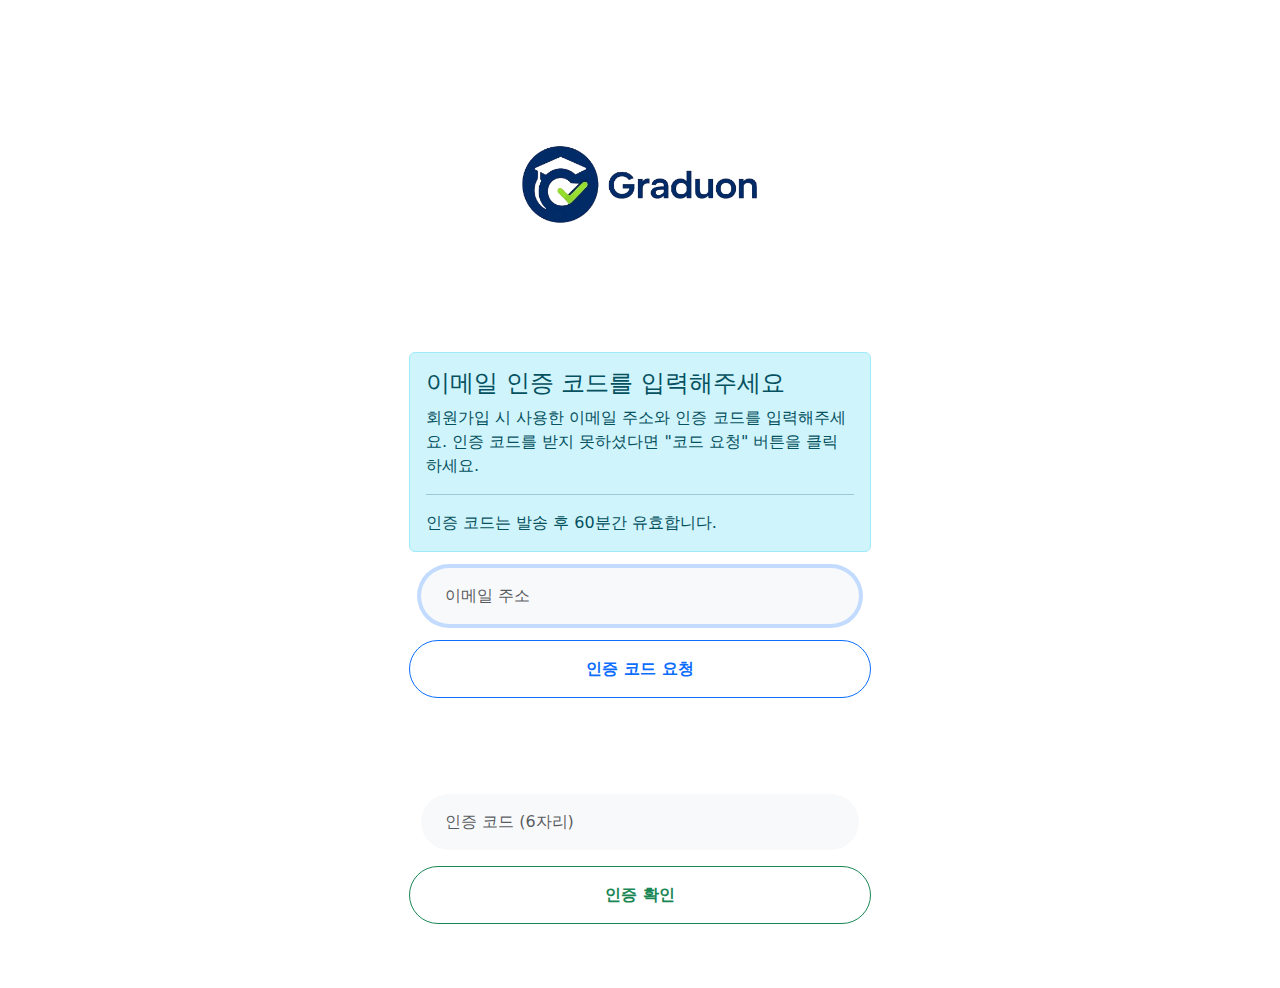
<file: static/frontend/verify_email.html>
<!DOCTYPE html>
<html lang="ko">
<head>
  <meta charset="UTF-8">
  <meta name="viewport" content="width=device-width, initial-scale=1.0">
  <meta name="description" content="Graduon - 한국외국어대학교 컴퓨터공학부 졸업 요건 관리 서비스">
  <meta name="keywords" content="한국외국어대학교, 컴퓨터공학부, 졸업요건, 학점관리">
  <meta name="author" content="Graduon Team">
  <title>이메일 확인 | Graduon</title>

  <!-- Favicon 연결 -->
  <link rel="icon" type="image/x-icon" href="/static/asset/favicon/favicon.ico">
  <link rel="icon" type="image/png" sizes="32x32" href="/static/asset/favicon/favicon-32x32.png">
  <link rel="icon" type="image/png" sizes="16x16" href="/static/asset/favicon/favicon-16x16.png">
  <link rel="apple-touch-icon" href="/static/asset/favicon/apple-touch-icon.png">
  <link rel="manifest" href="/static/asset/favicon/site.webmanifest">

  <!-- Bootstrap CSS 연결 -->
  <link rel="stylesheet" href="/static/css/bootstrap.min.css">

</head>
<body >
  <div class="container d-flex align-items-center justify-content-center">
    <div class="row col-6 p-5 rounded">
      <a class="text-center mb-4 text-decoration-none" href="/">
        <img src="/static/asset/KakaoTalk_Photo.png" alt="Graduon 로고" class="img-fluid" style="height: 280px;">
      </a>
        <div class="alert alert-info" role="alert">
            <h4 class="alert-heading">이메일 인증 코드를 입력해주세요</h4>
            <p>회원가입 시 사용한 이메일 주소와 인증 코드를 입력해주세요. 인증 코드를 받지 못하셨다면 "코드 요청" 버튼을 클릭하세요.</p>
            <hr>
            <p class="mb-0">인증 코드는 발송 후 60분간 유효합니다.</p>
        </div>
      <!-- 이메일 입력 영역 -->
      <div class="mb-3">
        <input type="email" id="emailInput" class="form-control rounded-pill px-4 py-3 bg-light border-0"
               placeholder="이메일 주소" required>
      </div>
      <!-- 코드 요청 버튼 -->
      <button id="requestBtn" class="btn btn-outline-primary w-100 py-3 mb-5 fw-bold rounded-pill">
        인증 코드 요청
      </button>

      <!-- 인증 코드 입력 영역 -->
      <div class="mb-3 mt-5">
        <input type="text" id="codeInput" class="form-control rounded-pill px-4 py-3 bg-light border-0"
               placeholder="인증 코드 (6자리)" maxlength="6" required>
      </div>
      <!-- 인증 완료 버튼 -->
      <button id="verifyBtn" class="btn btn-outline-success w-100 py-3 fw-bold rounded-pill mb-3">
        인증 확인
      </button>
    </div>
  </div>

  <!-- Bootstrap JS 연결 -->
  <script src="/static/js/bootstrap.bundle.min.js"></script>

  <script>
    // 인증 코드 확인 처리 함수
    async function handleVerifyCode() {
      const emailInput = document.getElementById('emailInput');
      const codeInput = document.getElementById('codeInput');

      // 입력값 검증
      const email = emailInput.value.trim();
      const code = codeInput.value.trim();

      if (!email) {
        showAlert('이메일을 입력해주세요.', 'warning');
        emailInput.focus();
        return;
      }

      if (!isValidEmail(email)) {
        showAlert('올바른 이메일 형식을 입력해주세요.', 'warning');
        emailInput.focus();
        return;
      }

      if (!code) {
        showAlert('인증 코드를 입력해주세요.', 'warning');
        codeInput.focus();
        return;
      }

      if (code.length !== 6) {
        showAlert('인증 코드는 6자리입니다.', 'warning');
        codeInput.focus();
        return;
      }

      // 로딩 상태 설정
      setVerifyLoadingState(true);

      try {
        const response = await fetch('/signup/verify-email/confirm', {
          method: 'POST',
          headers: {
            'Content-Type': 'application/json',
          },
          body: JSON.stringify({
            email: email,
            code: code
          })
        });

        if (response.status === 204) {
          // 인증 성공
          showAlert('이메일 인증이 완료되었습니다! 다시 로그인 해주세요.', 'success');
          setTimeout(() => {
            window.location.href = '/';
          }, 2000);
        } else if (response.status === 400) {
          // 인증 실패
          const errorData = await response.json();
          showAlert(`인증 실패: ${errorData.detail || '알 수 없는 오류입니다.'}`, 'danger');
          codeInput.value = '';
          codeInput.focus();
        } else if (response.status === 422) {
          // 유효성 검증 실패
          const errorData = await response.json();
          showAlert(`입력값 오류: ${errorData.detail || '유효하지 않은 입력입니다.'}`, 'danger');
        } else {
          // 기타 오류
          const errorData = await response.json().catch(() => ({}));
          showAlert(`인증 중 오류가 발생했습니다: ${errorData.detail || '알 수 없는 오류입니다.'}`, 'danger');
        }
      } catch (error) {
        console.error('Verification error:', error);
        showAlert('네트워크 오류가 발생했습니다. 인터넷 연결을 확인해주세요.', 'danger');
      } finally {
        setVerifyLoadingState(false);
      }
    }

    // 인증 코드 요청 처리 함수
    async function handleRequestCode() {
      const emailInput = document.getElementById('emailInput');

      // 입력값 검증
      const email = emailInput.value.trim();

      if (!email) {
        showAlert('이메일을 입력해주세요.', 'warning');
        emailInput.focus();
        return;
      }

      if (!isValidEmail(email)) {
        showAlert('올바른 이메일 형식을 입력해주세요.', 'warning');
        emailInput.focus();
        return;
      }

      // 로딩 상태 설정
      setRequestLoadingState(true);

      try {
        const response = await fetch('/signup/verify-email/request', {
          method: 'POST',
          headers: {
            'Content-Type': 'application/json',
          },
          body: JSON.stringify({
            email: email
          })
        });

        if (response.status === 200) {
          // 코드 발송 성공
          const data = await response.json();
          showAlert(`인증 코드가 이메일로 발송되었습니다. (${data.try}회 시도)`, 'success');
        } else if (response.status === 400) {
          // 잘못된 요청
          const errorData = await response.json();
          showAlert(`요청 실패: ${errorData.detail || '잘못된 요청입니다.'}`, 'danger');
        } else if (response.status === 429) {
          // 요청 제한 초과
          const errorText = await response.text();
          showAlert(`${errorText}`, 'warning');
        } else if (response.status === 422) {
          // 유효성 검증 실패
          const errorData = await response.json();
          showAlert(`입력값 오류: ${errorData.detail || '유효하지 않은 입력입니다.'}`, 'danger');
        } else {
          // 기타 오류
          const errorData = await response.json().catch(() => ({}));
          showAlert(`코드 요청 중 오류가 발생했습니다: ${errorData.detail || '알 수 없는 오류입니다.'}`, 'danger');
        }
      } catch (error) {
        console.error('Request code error:', error);
        showAlert('네트워크 오류가 발생했습니다. 인터넷 연결을 확인해주세요.', 'danger');
      } finally {
        setRequestLoadingState(false);
      }
    }

    // 이메일 유효성 검증
    function isValidEmail(email) {
      const emailRegex = /^[^\s@]+@[^\s@]+\.[^\s@]+$/;
      return emailRegex.test(email);
    }

    // 인증 확인 로딩 상태 관리
    function setVerifyLoadingState(isLoading) {
      const verifyBtn = document.getElementById('verifyBtn');
      const requestBtn = document.getElementById('requestBtn');
      const emailInput = document.getElementById('emailInput');
      const codeInput = document.getElementById('codeInput');

      if (isLoading) {
        verifyBtn.disabled = true;
        verifyBtn.innerHTML = '<span class="spinner-border spinner-border-sm me-2" role="status" aria-hidden="true"></span>인증 중...';
        requestBtn.disabled = true;
        emailInput.disabled = true;
        codeInput.disabled = true;
      } else {
        verifyBtn.disabled = false;
        verifyBtn.innerHTML = '인증 확인';
        requestBtn.disabled = false;
        emailInput.disabled = false;
        codeInput.disabled = false;
      }
    }

    // 코드 요청 로딩 상태 관리  
    function setRequestLoadingState(isLoading) {
      const requestBtn = document.getElementById('requestBtn');
      const verifyBtn = document.getElementById('verifyBtn');
      const emailInput = document.getElementById('emailInput');
      const codeInput = document.getElementById('codeInput');

      if (isLoading) {
        requestBtn.disabled = true;
        requestBtn.innerHTML = '<span class="spinner-border spinner-border-sm me-2" role="status" aria-hidden="true"></span>요청 중...';
        verifyBtn.disabled = true;
        emailInput.disabled = true;
        codeInput.disabled = true;
      } else {
        requestBtn.disabled = false;
        requestBtn.innerHTML = '인증 코드 요청';
        verifyBtn.disabled = false;
        emailInput.disabled = false;
        codeInput.disabled = false;
      }
    }

    // 알림 메시지 표시
    function showAlert(message, type = 'info') {
      // 기존 알림 제거
      const existingAlert = document.querySelector('.alert');
      if (existingAlert) {
        existingAlert.remove();
      }

      // 새 알림 생성
      const alertDiv = document.createElement('div');
      alertDiv.className = `alert alert-${type} alert-dismissible fade show`;
      alertDiv.innerHTML = `
        ${message}
        <button type="button" class="btn-close" data-bs-dismiss="alert" aria-label="Close"></button>
      `;

      // 인증 확인 버튼 위에 삽입
      const verifyBtn = document.getElementById('emailInput');
      verifyBtn.parentNode.insertBefore(alertDiv, verifyBtn);

      // 3초 후 자동 제거 (danger와 warning은 5초)
      const timeout = (type === 'danger' || type === 'warning') ? 5000 : 3000;
      setTimeout(() => {
        if (alertDiv.parentNode) {
          alertDiv.remove();
        }
      }, timeout);
    }

    // 이벤트 리스너 등록
    document.addEventListener('DOMContentLoaded', async function() {
      const verifyBtn = document.getElementById('verifyBtn');
      const requestBtn = document.getElementById('requestBtn');
      const emailInput = document.getElementById('emailInput');
      const codeInput = document.getElementById('codeInput');

      // 인증 확인 버튼 클릭
      verifyBtn.addEventListener('click', handleVerifyCode);

      // 코드 요청 버튼 클릭
      requestBtn.addEventListener('click', handleRequestCode);

      // Enter 키 처리
      emailInput.addEventListener('keypress', function(e) {
        if (e.key === 'Enter') {
          codeInput.focus();
        }
      });

      codeInput.addEventListener('keypress', function(e) {
        if (e.key === 'Enter') {
          handleVerifyCode();
        }
      });

      // 인증 코드 입력 시 자동으로 대문자 변환 및 숫자만 허용
      codeInput.addEventListener('input', function(e) {
        let value = e.target.value.toUpperCase().replace(/[^A-Z0-9]/g, '');
        if (value.length > 6) {
          value = value.substring(0, 6);
        }
        e.target.value = value;
      });

      // 이메일 입력 필드에 포커스
      emailInput.focus();
    });
  </script>

</body>
</html>
</file>
